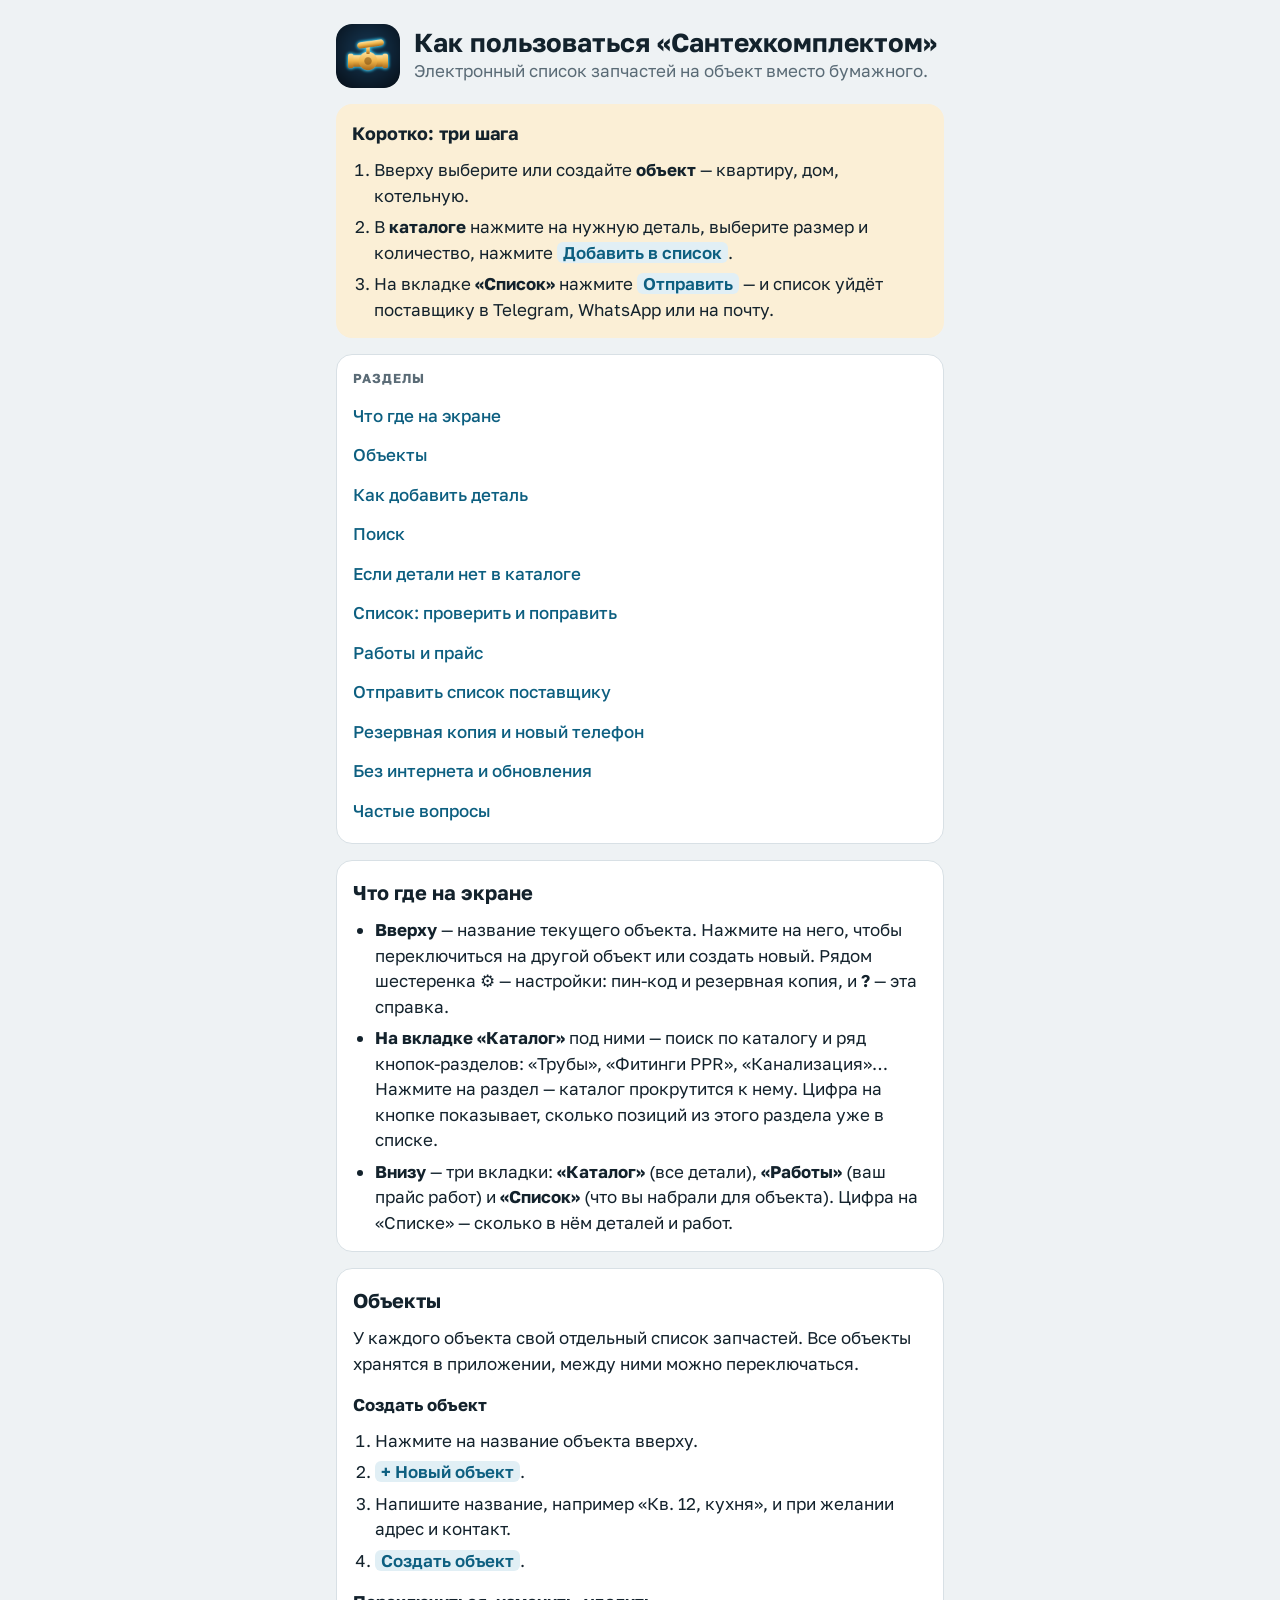
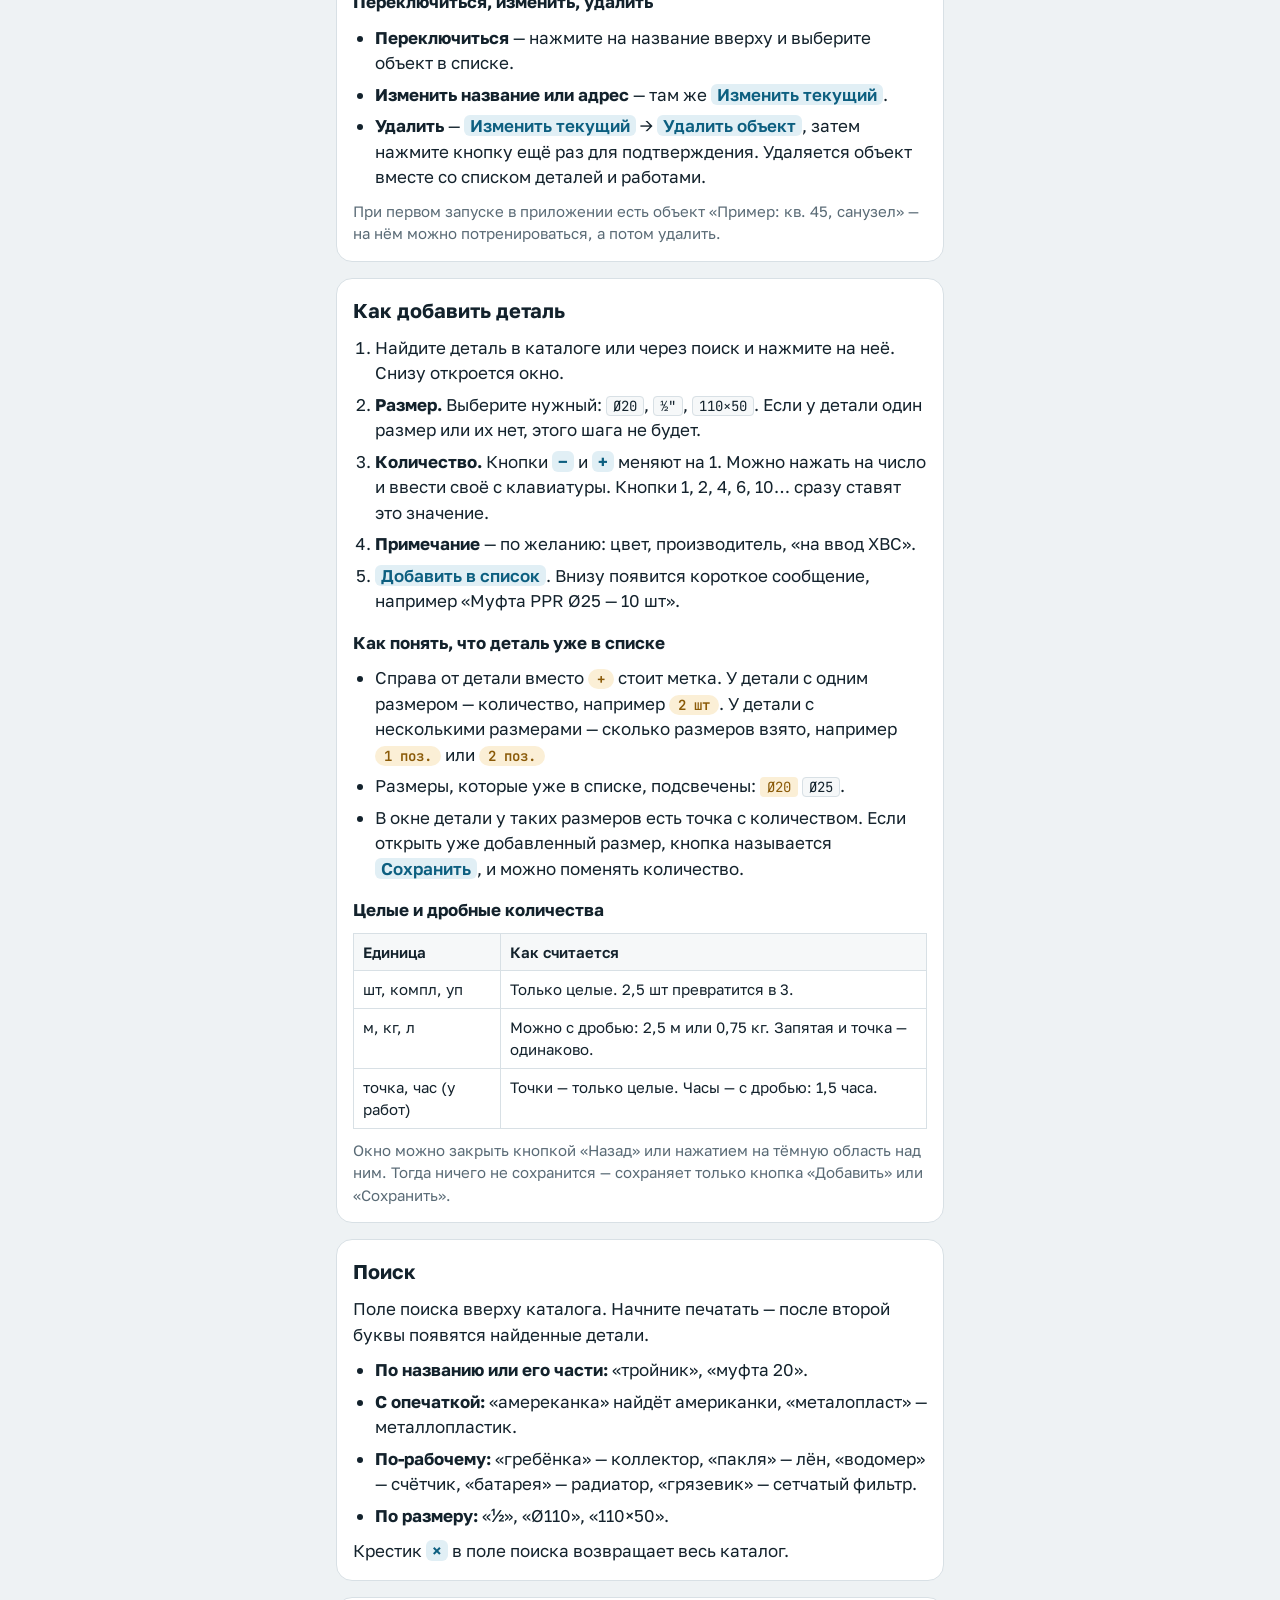
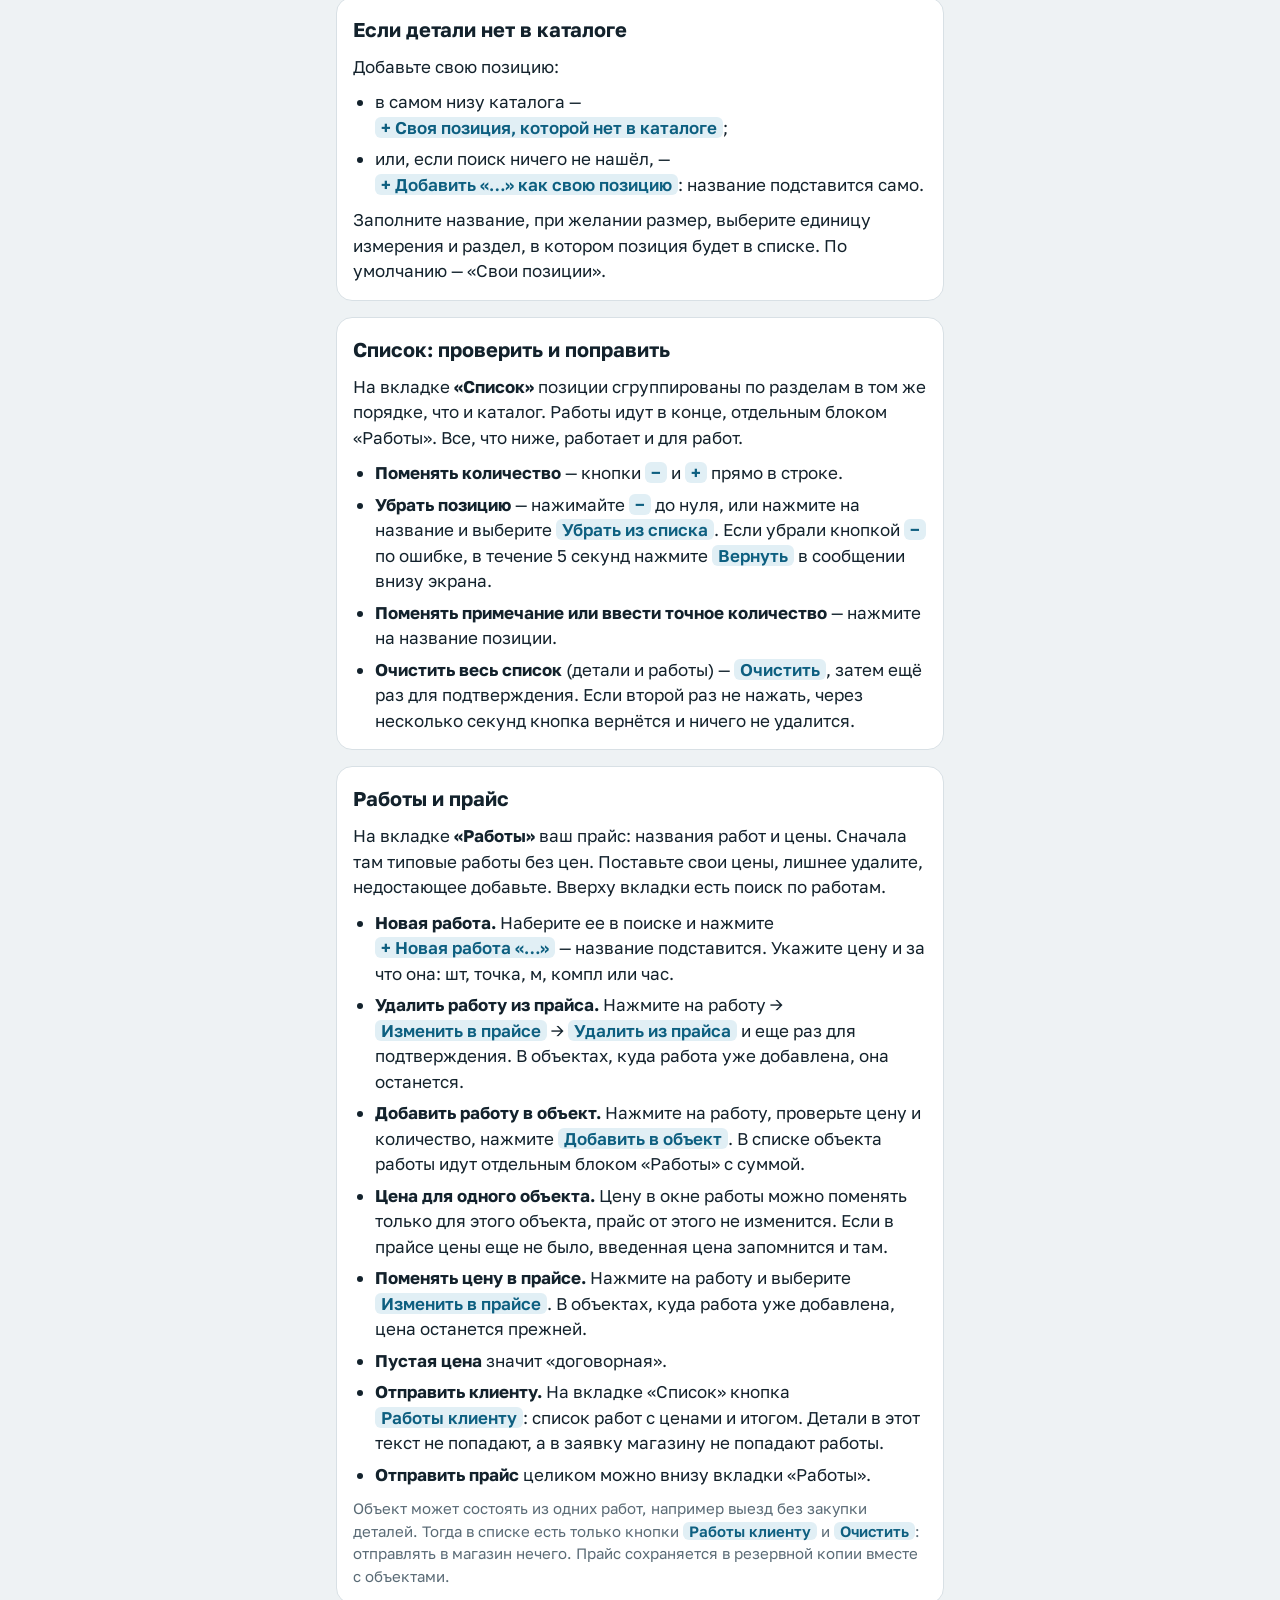
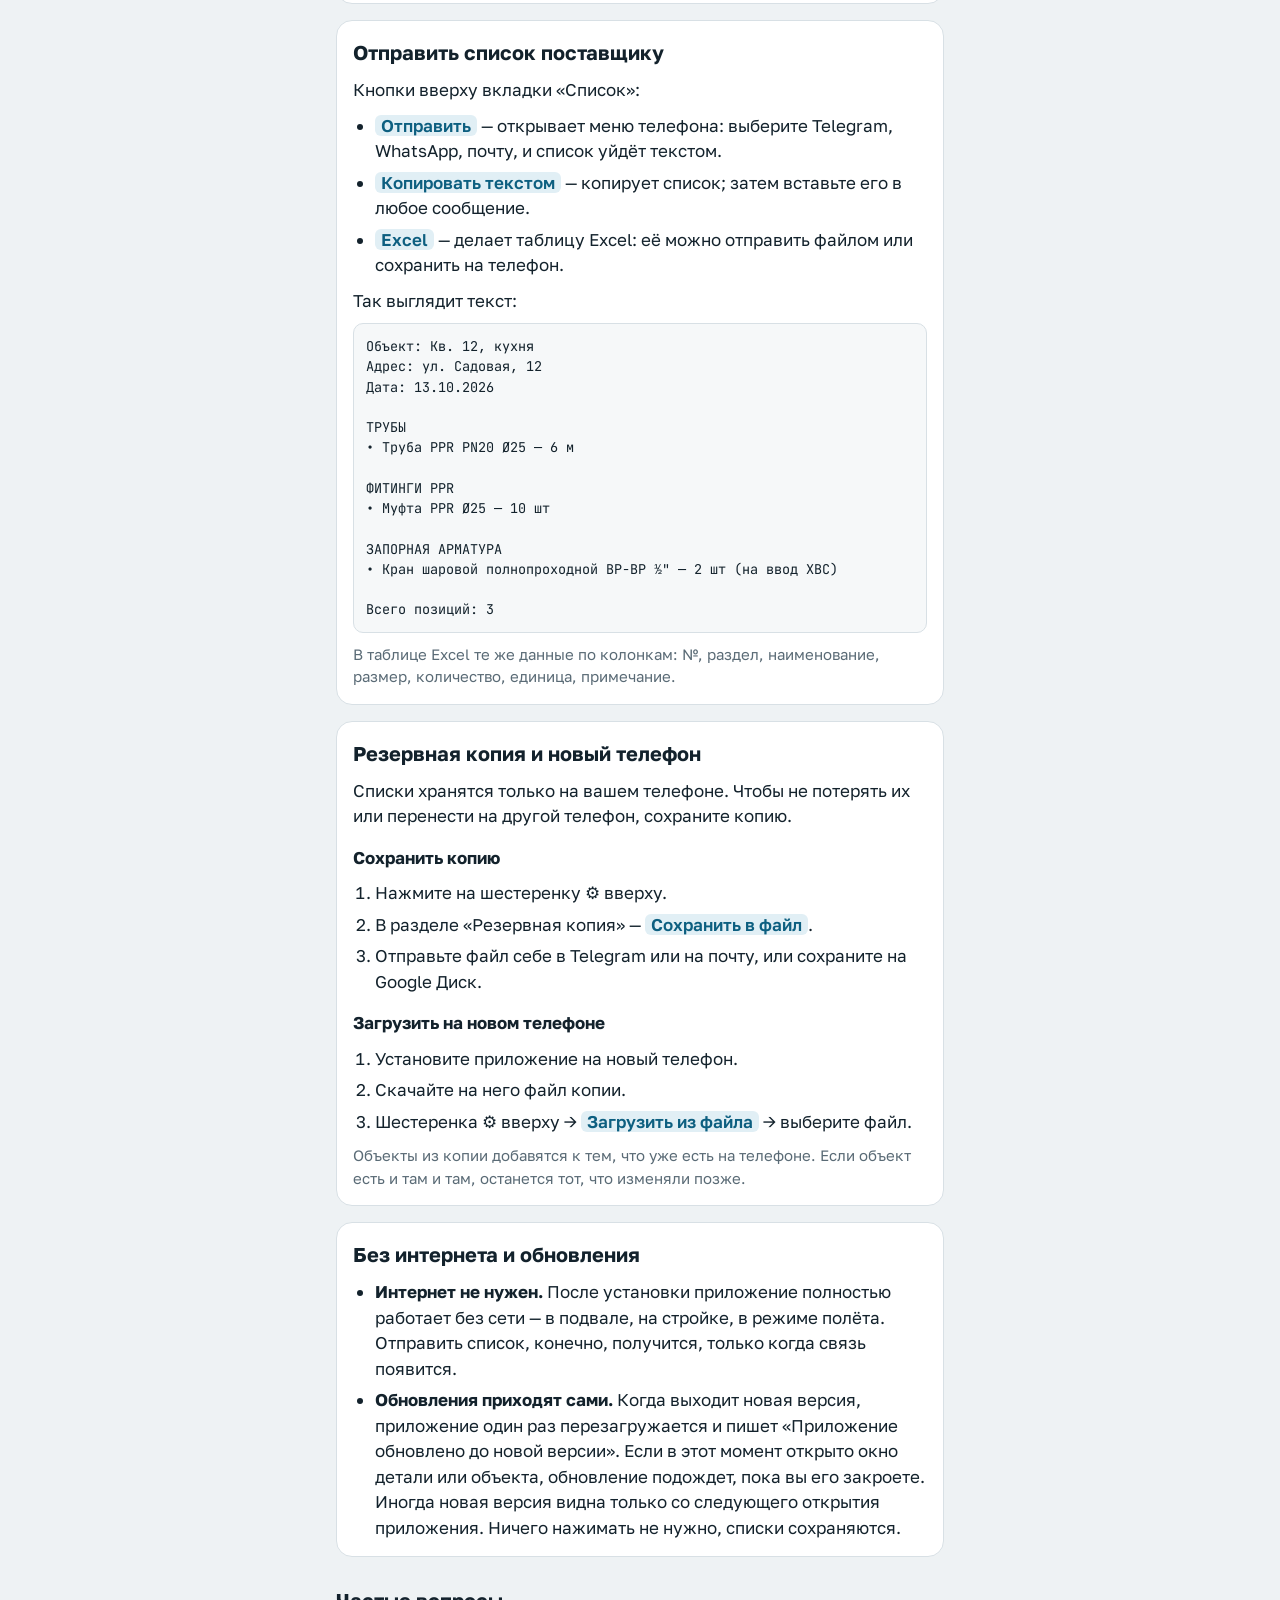
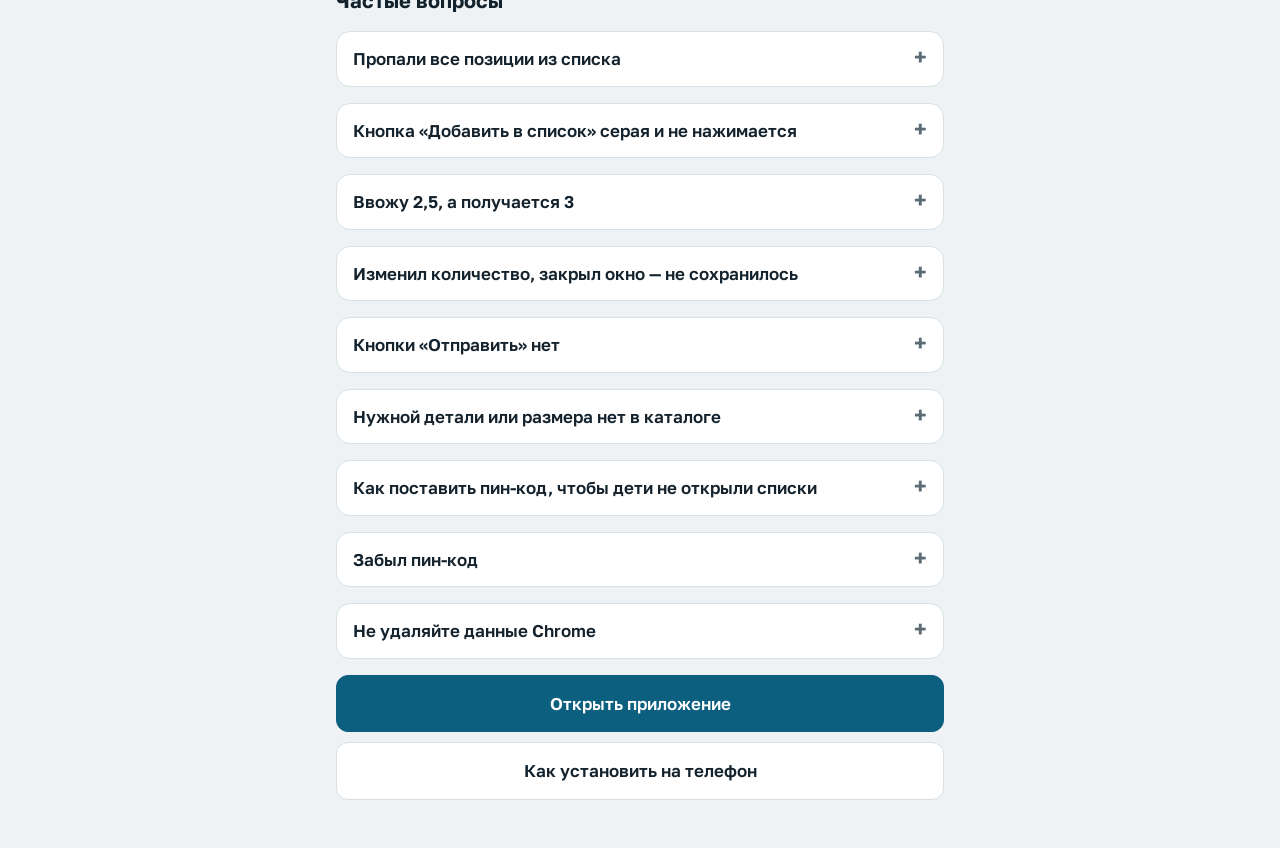
<file: help.html>
<!doctype html>
<html lang="ru">
<head>
<meta charset="utf-8">
<meta name="viewport" content="width=device-width, initial-scale=1, viewport-fit=cover">
<title>Справка Сантехкомплекта</title>
<meta name="description" content="Как пользоваться приложением «Сантехкомплект»: объекты, каталог, список запчастей, отправка поставщику">
<meta name="theme-color" content="#0d5f80" media="(prefers-color-scheme: light)">
<meta name="theme-color" content="#16222a" media="(prefers-color-scheme: dark)">
<meta name="color-scheme" content="light dark">
<link rel="manifest" href="manifest.webmanifest">
<link rel="icon" type="image/png" href="icons/icon-192.png">
<link rel="preconnect" href="https://fonts.googleapis.com">
<link rel="preconnect" href="https://fonts.gstatic.com" crossorigin>
<link rel="stylesheet" href="https://fonts.googleapis.com/css2?family=Golos+Text:wght@400;500;600;700&family=JetBrains+Mono:wght@500;600&display=swap">
<script src="platform.js"></script>
<style>
/* Справка для телефона: крупный текст, один столбец, оглавление сверху, разделы-карточки */
:root {
  --bg: #eef2f4; --surface: #ffffff; --surface-2: #f6f8f9; --fg: #13222c; --muted: #5a6b76; --line: #d8e0e5;
  --water: #0d5f80; --water-fg: #ffffff; --water-soft: #e1eff5; --brass: #8a5a08; --brass-soft: #fbefd6;
  --font-ui: "Golos Text", system-ui, -apple-system, "Segoe UI", Roboto, sans-serif;
  --font-mark: "JetBrains Mono", ui-monospace, "SF Mono", Menlo, Consolas, monospace;
}
@media (prefers-color-scheme: dark) {
  :root:not([data-theme="light"]) {
    --bg: #0e161b; --surface: #16222a; --surface-2: #1b2932; --fg: #e5edf1; --muted: #93a5b0; --line: #283a45;
    --water: #4fb2d8; --water-fg: #06212d; --water-soft: #173544; --brass: #e3ac45; --brass-soft: #3a2c12;
    color-scheme: dark;
  }
}
:root[data-theme="dark"] {
  --bg: #0e161b; --surface: #16222a; --surface-2: #1b2932; --fg: #e5edf1; --muted: #93a5b0; --line: #283a45;
  --water: #4fb2d8; --water-fg: #06212d; --water-soft: #173544; --brass: #e3ac45; --brass-soft: #3a2c12;
  color-scheme: dark;
}
:root[data-theme="light"] { color-scheme: light; }
* { box-sizing: border-box; }
:root { padding-top: env(safe-area-inset-top, 0px); padding-bottom: env(safe-area-inset-bottom, 0px); }
body { margin: 0; background: var(--bg); color: var(--fg); font-family: var(--font-ui); font-size: 17px; line-height: 1.5; -webkit-tap-highlight-color: transparent; }
[hidden] { display: none !important; }
:focus-visible { outline: 2px solid var(--water); outline-offset: 2px; }
.wrap { max-width: 640px; margin: 0 auto; padding-inline: 16px; padding-block: 24px 48px; display: grid; grid-template-columns: minmax(0, 1fr); gap: 16px; }
header { display: flex; gap: 14px; align-items: center; }
header img { width: 64px; height: 64px; border-radius: 16px; flex: none; }
h1 { margin: 0; font-size: clamp(21px, 6vw, 26px); line-height: 1.15; text-wrap: balance; }
header > div { min-width: 0; }
.lede { margin: 0; color: var(--muted); }
.quick { background: var(--brass-soft); border-radius: 16px; padding: 16px; display: grid; gap: 10px; }
.quick h2 { margin: 0; font-size: 18px; }
.quick ol { margin: 0; padding-left: 22px; display: grid; gap: 6px; }
nav.toc { background: var(--surface); border: 1px solid var(--line); border-radius: 16px; padding: 14px 16px; }
nav.toc h2 { margin: 0 0 8px; font-size: 13px; letter-spacing: .08em; text-transform: uppercase; color: var(--muted); }
nav.toc ul { margin: 0; padding: 0; list-style: none; display: grid; gap: 2px; }
nav.toc a { display: block; padding: 6px 0; color: var(--water); text-decoration: none; font-weight: 500; }
.sec { background: var(--surface); border: 1px solid var(--line); border-radius: 16px; padding: 16px; display: grid; grid-template-columns: minmax(0, 1fr); gap: 10px; scroll-margin-top: 16px; }
.sec h2 { margin: 0; font-size: 20px; text-wrap: balance; }
.sec h3 { margin: 6px 0 0; font-size: 17px; }
.sec p { margin: 0; }
.sec ol, .sec ul { margin: 0; padding-left: 22px; display: grid; gap: 6px; }
.why { color: var(--muted); font-size: 15px; }
.tap { font-weight: 600; background: var(--water-soft); color: var(--water); padding: 0 6px; border-radius: 6px; white-space: nowrap; }
.mark { font-family: var(--font-mark); font-size: 14px; padding: 0 6px; border-radius: 4px; background: var(--surface-2); border: 1px solid var(--line); white-space: nowrap; }
.mark.on { background: var(--brass-soft); color: var(--brass); border-color: transparent; }
.badge { font-family: var(--font-mark); font-size: 14px; font-weight: 600; color: var(--brass); background: var(--brass-soft); border-radius: 999px; padding: 1px 9px; white-space: nowrap; }
.tbl { overflow-x: auto; }
table { border-collapse: collapse; font-size: 15px; width: 100%; }
th, td { border: 1px solid var(--line); padding: 7px 9px; text-align: left; vertical-align: top; }
th { background: var(--surface-2); font-weight: 600; }
pre.sample { margin: 0; background: var(--surface-2); border: 1px solid var(--line); border-radius: 10px; padding: 12px; font-family: var(--font-mark); font-size: 13.5px; line-height: 1.5; white-space: pre-wrap; overflow-wrap: anywhere; }
details { background: var(--surface); border: 1px solid var(--line); border-radius: 14px; padding: 0 16px; }
details summary { cursor: pointer; padding: 14px 0; font-weight: 600; list-style: none; display: flex; justify-content: space-between; gap: 12px; }
details summary::-webkit-details-marker { display: none; }
details summary::after { content: "+"; color: var(--muted); font-size: 22px; line-height: 1; }
details[open] summary::after { content: "−"; }
details > div { padding: 0 0 14px; display: grid; gap: 8px; }
details p { margin: 0; }
h2.part { margin: 12px 0 0; font-size: 20px; }
.btns { display: grid; gap: 10px; }
.btn { border: 1px solid var(--line); background: var(--surface); color: var(--fg); border-radius: 12px; padding: 15px 16px; font: inherit; font-weight: 600; font-size: 17px; text-align: center; text-decoration: none; display: flex; align-items: center; justify-content: center; }
.btn.primary { background: var(--water); border-color: var(--water); color: var(--water-fg); }
.app-version { margin: 0; text-align: right; font-family: var(--font-mark); font-size: 10px; letter-spacing: .02em; color: var(--muted); }
</style>
</head>
<body>
<div class="wrap">
  <header>
    <img src="icons/icon-192.png" alt="">
    <div>
      <h1>Как пользоваться «Сантехкомплектом»</h1>
      <p class="lede">Электронный список запчастей на объект вместо бумажного.</p>
    </div>
  </header>

  <section class="quick" aria-labelledby="q-h">
    <h2 id="q-h">Коротко: три шага</h2>
    <ol>
      <li>Вверху выберите или создайте <b>объект</b> — квартиру, дом, котельную.</li>
      <li>В <b>каталоге</b> нажмите на нужную деталь, выберите размер и количество, нажмите <span class="tap">Добавить в список</span>.</li>
      <li>На вкладке <b>«Список»</b> нажмите <span class="tap">Отправить</span> — и список уйдёт поставщику в Telegram, WhatsApp или на почту.</li>
    </ol>
  </section>

  <nav class="toc" aria-labelledby="toc-h">
    <h2 id="toc-h">Разделы</h2>
    <ul>
      <li><a href="#screen">Что где на экране</a></li>
      <li><a href="#objects">Объекты</a></li>
      <li><a href="#add">Как добавить деталь</a></li>
      <li><a href="#search">Поиск</a></li>
      <li><a href="#own">Если детали нет в каталоге</a></li>
      <li><a href="#list">Список: проверить и поправить</a></li>
      <li><a href="#works">Работы и прайс</a></li>
      <li><a href="#send">Отправить список поставщику</a></li>
      <li><a href="#backup">Резервная копия и новый телефон</a></li>
      <li><a href="#offline">Без интернета и обновления</a></li>
      <li><a href="#faq">Частые вопросы</a></li>
    </ul>
  </nav>

  <section class="sec" id="screen">
    <h2>Что где на экране</h2>
    <ul>
      <li><b>Вверху</b> — название текущего объекта. Нажмите на него, чтобы переключиться на другой объект или создать новый. Рядом шестеренка <b>⚙</b> — настройки: пин-код и резервная копия, и <b>?</b> — эта справка.</li>
      <li><b>На вкладке «Каталог»</b> под ними — поиск по каталогу и ряд кнопок-разделов: «Трубы», «Фитинги PPR», «Канализация»… Нажмите на раздел — каталог прокрутится к нему. Цифра на кнопке показывает, сколько позиций из этого раздела уже в списке.</li>
      <li><b>Внизу</b> — три вкладки: <b>«Каталог»</b> (все детали), <b>«Работы»</b> (ваш прайс работ) и <b>«Список»</b> (что вы набрали для объекта). Цифра на «Списке» — сколько в нём деталей и работ.</li>
    </ul>
  </section>

  <section class="sec" id="objects">
    <h2>Объекты</h2>
    <p>У каждого объекта свой отдельный список запчастей. Все объекты хранятся в приложении, между ними можно переключаться.</p>
    <h3>Создать объект</h3>
    <ol>
      <li>Нажмите на название объекта вверху.</li>
      <li><span class="tap">+ Новый объект</span>.</li>
      <li>Напишите название, например «Кв. 12, кухня», и при желании адрес и контакт.</li>
      <li><span class="tap">Создать объект</span>.</li>
    </ol>
    <h3>Переключиться, изменить, удалить</h3>
    <ul>
      <li><b>Переключиться</b> — нажмите на название вверху и выберите объект в списке.</li>
      <li><b>Изменить название или адрес</b> — там же <span class="tap">Изменить текущий</span>.</li>
      <li><b>Удалить</b> — <span class="tap">Изменить текущий</span> → <span class="tap">Удалить объект</span>, затем нажмите кнопку ещё раз для подтверждения. Удаляется объект вместе со списком деталей и работами.</li>
    </ul>
    <p class="why">При первом запуске в приложении есть объект «Пример: кв. 45, санузел» — на нём можно потренироваться, а потом удалить.</p>
  </section>

  <section class="sec" id="add">
    <h2>Как добавить деталь</h2>
    <ol>
      <li>Найдите деталь в каталоге или через поиск и нажмите на неё. Снизу откроется окно.</li>
      <li><b>Размер.</b> Выберите нужный: <span class="mark">Ø20</span>, <span class="mark">½"</span>, <span class="mark">110×50</span>. Если у детали один размер или их нет, этого шага не будет.</li>
      <li><b>Количество.</b> Кнопки <span class="tap">−</span> и <span class="tap">+</span> меняют на 1. Можно нажать на число и ввести своё с клавиатуры. Кнопки 1, 2, 4, 6, 10… сразу ставят это значение.</li>
      <li><b>Примечание</b> — по желанию: цвет, производитель, «на ввод ХВС».</li>
      <li><span class="tap">Добавить в список</span>. Внизу появится короткое сообщение, например «Муфта PPR Ø25 — 10 шт».</li>
    </ol>
    <h3>Как понять, что деталь уже в списке</h3>
    <ul>
      <li>Справа от детали вместо <span class="badge">+</span> стоит метка. У детали с одним размером — количество, например <span class="badge">2 шт</span>. У детали с несколькими размерами — сколько размеров взято, например <span class="badge">1 поз.</span> или <span class="badge">2 поз.</span></li>
      <li>Размеры, которые уже в списке, подсвечены: <span class="mark on">Ø20</span> <span class="mark">Ø25</span>.</li>
      <li>В окне детали у таких размеров есть точка с количеством. Если открыть уже добавленный размер, кнопка называется <span class="tap">Сохранить</span>, и можно поменять количество.</li>
    </ul>
    <h3>Целые и дробные количества</h3>
    <div class="tbl"><table>
      <thead><tr><th>Единица</th><th>Как считается</th></tr></thead>
      <tbody>
        <tr><td>шт, компл, уп</td><td>Только целые. 2,5 шт превратится в 3.</td></tr>
        <tr><td>м, кг, л</td><td>Можно с дробью: 2,5 м или 0,75 кг. Запятая и точка — одинаково.</td></tr>
        <tr><td>точка, час (у работ)</td><td>Точки — только целые. Часы — с дробью: 1,5 часа.</td></tr>
      </tbody>
    </table></div>
    <p class="why">Окно можно закрыть кнопкой «Назад» или нажатием на тёмную область над ним. Тогда ничего не сохранится — сохраняет только кнопка «Добавить» или «Сохранить».</p>
  </section>

  <section class="sec" id="search">
    <h2>Поиск</h2>
    <p>Поле поиска вверху каталога. Начните печатать — после второй буквы появятся найденные детали.</p>
    <ul>
      <li><b>По названию или его части:</b> «тройник», «муфта 20».</li>
      <li><b>С опечаткой:</b> «амереканка» найдёт американки, «металопласт» — металлопластик.</li>
      <li><b>По-рабочему:</b> «гребёнка» — коллектор, «пакля» — лён, «водомер» — счётчик, «батарея» — радиатор, «грязевик» — сетчатый фильтр.</li>
      <li><b>По размеру:</b> «½», «Ø110», «110×50».</li>
    </ul>
    <p>Крестик <span class="tap">×</span> в поле поиска возвращает весь каталог.</p>
  </section>

  <section class="sec" id="own">
    <h2>Если детали нет в каталоге</h2>
    <p>Добавьте свою позицию:</p>
    <ul>
      <li>в самом низу каталога — <span class="tap">+ Своя позиция, которой нет в каталоге</span>;</li>
      <li>или, если поиск ничего не нашёл, — <span class="tap">+ Добавить «…» как свою позицию</span>: название подставится само.</li>
    </ul>
    <p>Заполните название, при желании размер, выберите единицу измерения и раздел, в котором позиция будет в списке. По умолчанию — «Свои позиции».</p>
  </section>

  <section class="sec" id="list">
    <h2>Список: проверить и поправить</h2>
    <p>На вкладке <b>«Список»</b> позиции сгруппированы по разделам в том же порядке, что и каталог. Работы идут в конце, отдельным блоком «Работы». Все, что ниже, работает и для работ.</p>
    <ul>
      <li><b>Поменять количество</b> — кнопки <span class="tap">−</span> и <span class="tap">+</span> прямо в строке.</li>
      <li><b>Убрать позицию</b> — нажимайте <span class="tap">−</span> до нуля, или нажмите на название и выберите <span class="tap">Убрать из списка</span>. Если убрали кнопкой <span class="tap">−</span> по ошибке, в течение 5 секунд нажмите <span class="tap">Вернуть</span> в сообщении внизу экрана.</li>
      <li><b>Поменять примечание или ввести точное количество</b> — нажмите на название позиции.</li>
      <li><b>Очистить весь список</b> (детали и работы) — <span class="tap">Очистить</span>, затем ещё раз для подтверждения. Если второй раз не нажать, через несколько секунд кнопка вернётся и ничего не удалится.</li>
    </ul>
  </section>

  <section class="sec" id="works">
    <h2>Работы и прайс</h2>
    <p>На вкладке <b>«Работы»</b> ваш прайс: названия работ и цены. Сначала там типовые работы без цен. Поставьте свои цены, лишнее удалите, недостающее добавьте. Вверху вкладки есть поиск по работам.</p>
    <ul>
      <li><b>Новая работа.</b> Наберите ее в поиске и нажмите <span class="tap">+ Новая работа «…»</span> — название подставится. Укажите цену и за что она: шт, точка, м, компл или час.</li>
      <li><b>Удалить работу из прайса.</b> Нажмите на работу → <span class="tap">Изменить в прайсе</span> → <span class="tap">Удалить из прайса</span> и еще раз для подтверждения. В объектах, куда работа уже добавлена, она останется.</li>
      <li><b>Добавить работу в объект.</b> Нажмите на работу, проверьте цену и количество, нажмите <span class="tap">Добавить в объект</span>. В списке объекта работы идут отдельным блоком «Работы» с суммой.</li>
      <li><b>Цена для одного объекта.</b> Цену в окне работы можно поменять только для этого объекта, прайс от этого не изменится. Если в прайсе цены еще не было, введенная цена запомнится и там.</li>
      <li><b>Поменять цену в прайсе.</b> Нажмите на работу и выберите <span class="tap">Изменить в прайсе</span>. В объектах, куда работа уже добавлена, цена останется прежней.</li>
      <li><b>Пустая цена</b> значит «договорная».</li>
      <li><b>Отправить клиенту.</b> На вкладке «Список» кнопка <span class="tap">Работы клиенту</span>: список работ с ценами и итогом. Детали в этот текст не попадают, а в заявку магазину не попадают работы.</li>
      <li><b>Отправить прайс</b> целиком можно внизу вкладки «Работы».</li>
    </ul>
    <p class="why">Объект может состоять из одних работ, например выезд без закупки деталей. Тогда в списке есть только кнопки <span class="tap">Работы клиенту</span> и <span class="tap">Очистить</span>: отправлять в магазин нечего. Прайс сохраняется в резервной копии вместе с объектами.</p>
  </section>

  <section class="sec" id="send">
    <h2>Отправить список поставщику</h2>
    <p>Кнопки вверху вкладки «Список»:</p>
    <ul>
      <li><span class="tap">Отправить</span> — открывает меню телефона: выберите Telegram, WhatsApp, почту, и список уйдёт текстом.</li>
      <li><span class="tap">Копировать текстом</span> — копирует список; затем вставьте его в любое сообщение.</li>
      <li><span class="tap">Excel</span> — делает таблицу Excel: её можно отправить файлом или сохранить на телефон.</li>
    </ul>
    <p>Так выглядит текст:</p>
<pre class="sample">Объект: Кв. 12, кухня
Адрес: ул. Садовая, 12
Дата: 13.10.2026

ТРУБЫ
• Труба PPR PN20 Ø25 — 6 м

ФИТИНГИ PPR
• Муфта PPR Ø25 — 10 шт

ЗАПОРНАЯ АРМАТУРА
• Кран шаровой полнопроходной ВР-ВР ½" — 2 шт (на ввод ХВС)

Всего позиций: 3</pre>
    <p class="why">В таблице Excel те же данные по колонкам: №, раздел, наименование, размер, количество, единица, примечание.</p>
  </section>

  <section class="sec" id="backup">
    <h2>Резервная копия и новый телефон</h2>
    <p>Списки хранятся только на вашем телефоне. Чтобы не потерять их или перенести на другой телефон, сохраните копию.</p>
    <h3>Сохранить копию</h3>
    <ol>
      <li>Нажмите на шестеренку ⚙ вверху.</li>
      <li>В разделе «Резервная копия» — <span class="tap">Сохранить в файл</span>.</li>
      <li>Отправьте файл себе в Telegram или на почту, или сохраните на Google Диск.</li>
    </ol>
    <h3>Загрузить на новом телефоне</h3>
    <ol>
      <li>Установите приложение на новый телефон.</li>
      <li>Скачайте на него файл копии.</li>
      <li>Шестеренка ⚙ вверху → <span class="tap">Загрузить из файла</span> → выберите файл.</li>
    </ol>
    <p class="why">Объекты из копии добавятся к тем, что уже есть на телефоне. Если объект есть и там и там, останется тот, что изменяли позже.</p>
  </section>

  <section class="sec" id="offline">
    <h2>Без интернета и обновления</h2>
    <ul>
      <li><b>Интернет не нужен.</b> После установки приложение полностью работает без сети — в подвале, на стройке, в режиме полёта. Отправить список, конечно, получится, только когда связь появится.</li>
      <li><b>Обновления приходят сами.</b> Когда выходит новая версия, приложение один раз перезагружается и пишет «Приложение обновлено до новой версии». Если в этот момент открыто окно детали или объекта, обновление подождет, пока вы его закроете. Иногда новая версия видна только со следующего открытия приложения. Ничего нажимать не нужно, списки сохраняются.</li>
    </ul>
  </section>

  <h2 class="part" id="faq">Частые вопросы</h2>
  <details>
    <summary>Пропали все позиции из списка</summary>
    <div>
      <p>Скорее всего, выбран другой объект. Посмотрите название вверху и переключитесь на нужный.</p>
    </div>
  </details>
  <details>
    <summary>Кнопка «Добавить в список» серая и не нажимается</summary>
    <div>
      <p>Количество равно нулю или стёрто. Введите число больше нуля.</p>
    </div>
  </details>
  <details>
    <summary>Ввожу 2,5, а получается 3</summary>
    <div>
      <p>Для штук, комплектов и упаковок приложение считает только целые. Дробные количества можно вводить для метров, килограммов и литров.</p>
    </div>
  </details>
  <details>
    <summary>Изменил количество, закрыл окно — не сохранилось</summary>
    <div>
      <p>Изменения сохраняются только кнопкой «Добавить в список» или «Сохранить». Кнопка «Назад» и нажатие мимо окна закрывают его без сохранения.</p>
    </div>
  </details>
  <details>
    <summary>Кнопки «Отправить» нет</summary>
    <div>
      <p>Так бывает на компьютере. Используйте «Копировать текстом» и вставьте список в сообщение.</p>
    </div>
  </details>
  <details>
    <summary>Нужной детали или размера нет в каталоге</summary>
    <div>
      <p>Добавьте её как свою позицию — см. раздел <a href="#own">«Если детали нет в каталоге»</a>. И сообщите, что добавить в каталог насовсем.</p>
    </div>
  </details>
  <details>
    <summary>Как поставить пин-код, чтобы дети не открыли списки</summary>
    <div>
      <p>Нажмите на шестеренку ⚙ вверху, в разделе «Пин-код при входе» нажмите <span class="tap">Включить пин-код</span>, придумайте 4 цифры и повторите их. Пин-код будут спрашивать при запуске приложения и если оно было свернуто дольше 10 минут. После 5 неверных попыток подряд ввод замирает на 30 секунд.</p>
      <p>Там же пин-код можно изменить или выключить: для этого нужно ввести текущий.</p>
    </div>
  </details>
  <details>
    <summary>Забыл пин-код</summary>
    <div>
      <p>Пин-код нельзя восстановить. Снять его можно только вместе с данными приложения: в Chrome нажмите ⋮ → Настройки → Настройки сайтов → Все сайты → адрес приложения → Удалить. Удалятся все объекты и прайс работ, поэтому заранее сохраните резервную копию, а потом загрузите ее.</p>
    </div>
  </details>
  <details>
    <summary>Не удаляйте данные Chrome</summary>
    <div>
      <p>В настройках телефона у Chrome есть «Очистить все данные» — это удалит и списки приложения. Обычная «Очистка» мусора на Xiaomi безопасна. На всякий случай иногда сохраняйте <a href="#backup">резервную копию</a>.</p>
    </div>
  </details>

  <div class="btns">
    <a class="btn primary" href="./">Открыть приложение</a>
    <a class="btn" href="install.html">Как установить на телефон</a>
  </div>
  <p class="app-version" id="app-version" hidden></p>
</div>
<script>
  // Версия, которая реально работает на устройстве (по офлайн-кэшу)
  Platform.getVersion().then(function (v) {
    var el = document.getElementById('app-version');
    if (v) { el.textContent = v; el.hidden = false; }
  });
</script>
</body>
</html>
</file>
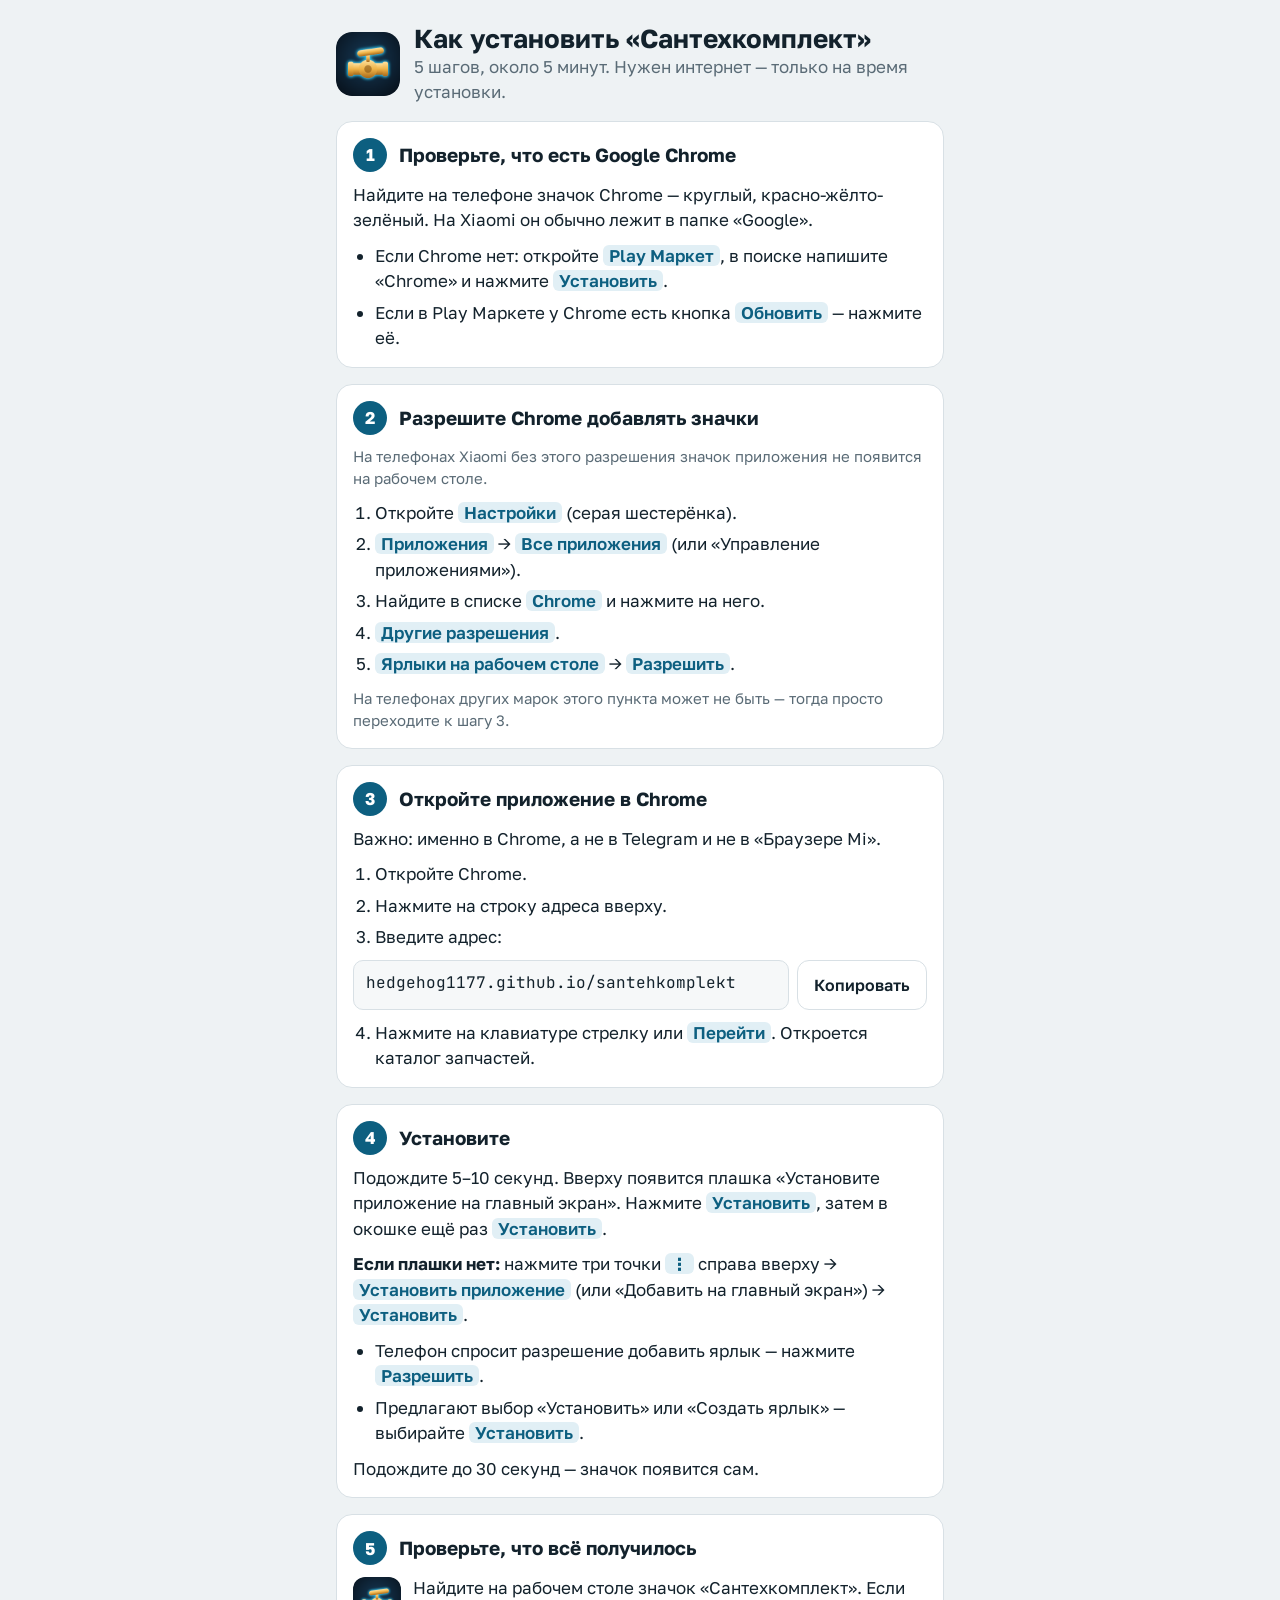
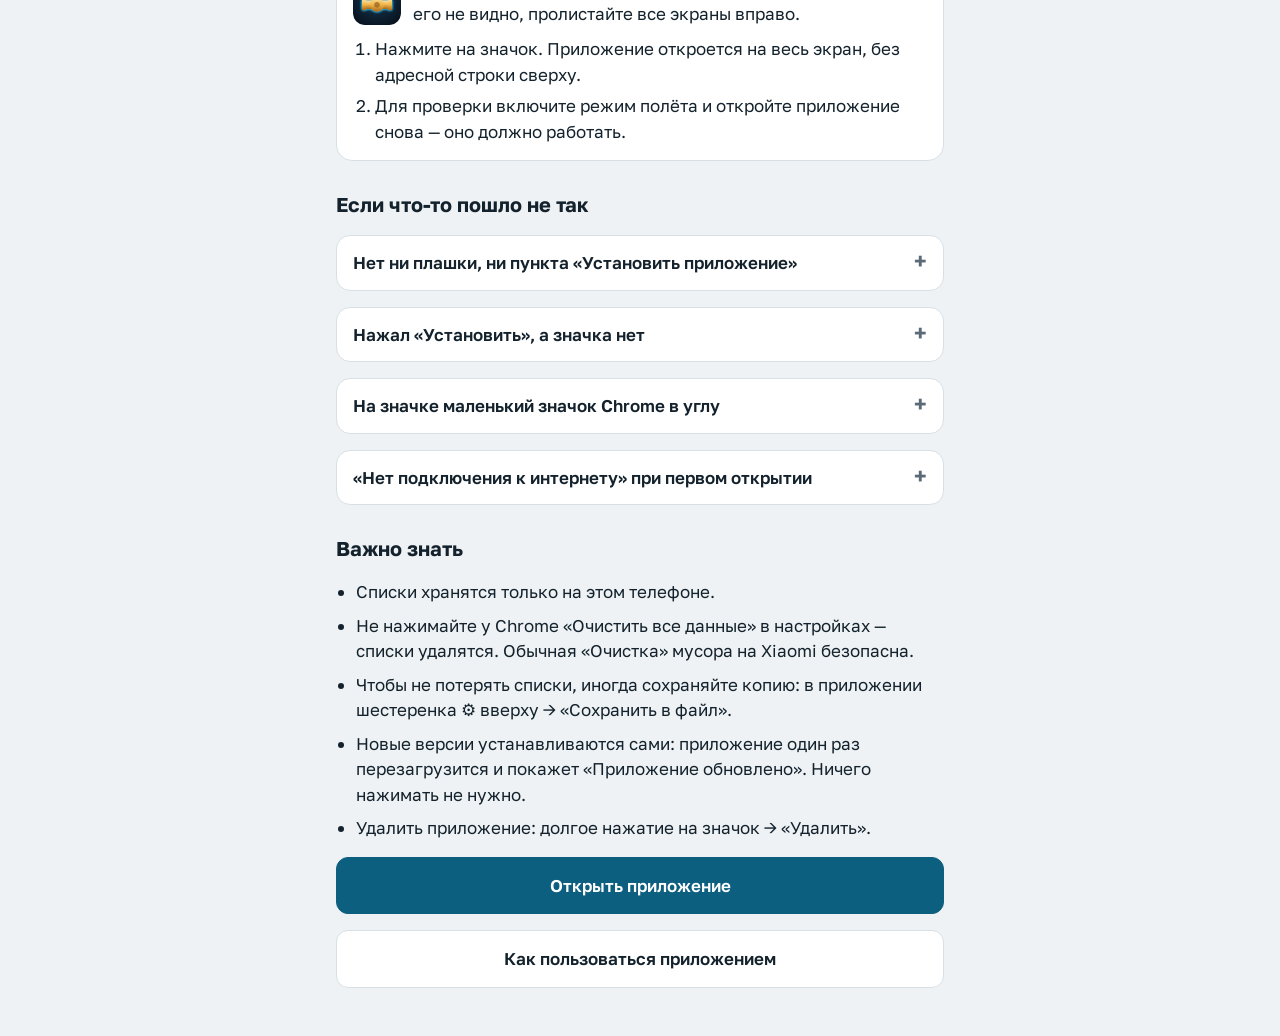
<file: install.html>
<!doctype html>
<html lang="ru">
<head>
<meta charset="utf-8">
<meta name="viewport" content="width=device-width, initial-scale=1, viewport-fit=cover">
<title>Установка Сантехкомплекта</title>
<meta name="description" content="Как установить приложение «Сантехкомплект» на телефон Xiaomi и другие Android">
<meta name="theme-color" content="#0d5f80" media="(prefers-color-scheme: light)">
<meta name="theme-color" content="#16222a" media="(prefers-color-scheme: dark)">
<meta name="color-scheme" content="light dark">
<link rel="manifest" href="manifest.webmanifest">
<link rel="icon" type="image/png" href="icons/icon-192.png">
<link rel="preconnect" href="https://fonts.googleapis.com">
<link rel="preconnect" href="https://fonts.gstatic.com" crossorigin>
<link rel="stylesheet" href="https://fonts.googleapis.com/css2?family=Golos+Text:wght@400;500;600;700&family=JetBrains+Mono:wght@500;600&display=swap">
<script src="platform.js"></script>
<style>
/* Пошаговая инструкция для телефона: крупный текст, один столбец, шаги-карточки с номером */
:root {
  --bg: #eef2f4; --surface: #ffffff; --surface-2: #f6f8f9; --fg: #13222c; --muted: #5a6b76; --line: #d8e0e5;
  --water: #0d5f80; --water-fg: #ffffff; --water-soft: #e1eff5; --brass: #8a5a08; --brass-soft: #fbefd6;
  --ok: #1f7a3d; --ok-soft: #e2f3e7; --warn: #9a5b00; --warn-soft: #fdf0d9;
  --font-ui: "Golos Text", system-ui, -apple-system, "Segoe UI", Roboto, sans-serif;
  --font-mark: "JetBrains Mono", ui-monospace, "SF Mono", Menlo, Consolas, monospace;
}
@media (prefers-color-scheme: dark) {
  :root {
    --bg: #0e161b; --surface: #16222a; --surface-2: #1b2932; --fg: #e5edf1; --muted: #93a5b0; --line: #283a45;
    --water: #4fb2d8; --water-fg: #06212d; --water-soft: #173544; --brass: #e3ac45; --brass-soft: #3a2c12;
    --ok: #6fd08f; --ok-soft: #163323; --warn: #f0b45a; --warn-soft: #3a2a12;
  }
}
* { box-sizing: border-box; }
:root { padding-top: env(safe-area-inset-top, 0px); padding-bottom: env(safe-area-inset-bottom, 0px); }
body { margin: 0; background: var(--bg); color: var(--fg); font-family: var(--font-ui); font-size: 17px; line-height: 1.5; -webkit-tap-highlight-color: transparent; }
[hidden] { display: none !important; }
:focus-visible { outline: 2px solid var(--water); outline-offset: 2px; }
.wrap { max-width: 640px; margin: 0 auto; padding-inline: 16px; padding-block: 24px 48px; display: grid; gap: 16px; }
header { display: flex; gap: 14px; align-items: center; }
header img { width: 64px; height: 64px; border-radius: 16px; flex: none; }
h1 { margin: 0; font-size: clamp(21px, 6vw, 26px); line-height: 1.15; text-wrap: balance; }
header > div { min-width: 0; }
.lede { margin: 0; color: var(--muted); }
.note { border-radius: 14px; padding: 14px 16px; display: grid; gap: 10px; }
.note.warn { background: var(--warn-soft); }
.note.ok { background: var(--ok-soft); }
.note p { margin: 0; }
.note b { color: var(--fg); }
.step { background: var(--surface); border: 1px solid var(--line); border-radius: 16px; padding: 16px; display: grid; gap: 10px; }
.step h2 { margin: 0; font-size: 19px; display: flex; gap: 12px; align-items: center; text-wrap: balance; }
.num { flex: none; width: 34px; height: 34px; border-radius: 50%; background: var(--water); color: var(--water-fg); display: grid; place-items: center; font-weight: 700; font-size: 17px; }
.step p { margin: 0; }
.step ol, .step ul { margin: 0; padding-left: 22px; display: grid; gap: 6px; }
.why { color: var(--muted); font-size: 15px; }
.tap { font-weight: 600; background: var(--water-soft); color: var(--water); padding: 0 6px; border-radius: 6px; white-space: nowrap; }
.addr { display: flex; gap: 8px; align-items: stretch; flex-wrap: wrap; }
.addr code { flex: 1 1 220px; min-width: 0; font-family: var(--font-mark); font-size: 16px; background: var(--surface-2); border: 1px solid var(--line); border-radius: 10px; padding: 10px 12px; word-break: break-all; user-select: all; -webkit-user-select: all; }
.btn { border: 1px solid var(--line); background: var(--surface); color: var(--fg); border-radius: 12px; padding: 12px 16px; font: inherit; font-weight: 600; font-size: 16px; text-align: center; text-decoration: none; display: inline-flex; align-items: center; justify-content: center; gap: 8px; cursor: pointer; }
.btn.primary { background: var(--water); border-color: var(--water); color: var(--water-fg); }
.btn.block { width: 100%; padding: 15px; font-size: 17px; }
.icon-sample { display: flex; gap: 12px; align-items: center; }
.icon-sample img { width: 48px; height: 48px; border-radius: 12px; }
details { background: var(--surface); border: 1px solid var(--line); border-radius: 14px; padding: 0 16px; }
details summary { cursor: pointer; padding: 14px 0; font-weight: 600; list-style: none; display: flex; justify-content: space-between; gap: 12px; }
details summary::-webkit-details-marker { display: none; }
details summary::after { content: "+"; color: var(--muted); font-size: 22px; line-height: 1; }
details[open] summary::after { content: "−"; }
details > div { padding: 0 0 14px; display: grid; gap: 8px; }
details p { margin: 0; }
h2.part { margin: 12px 0 0; font-size: 20px; }
.facts { margin: 0; padding-left: 20px; display: grid; gap: 8px; }
.toast { position: fixed; left: 50%; bottom: calc(20px + env(safe-area-inset-bottom, 0px)); transform: translateX(-50%); background: var(--fg); color: var(--bg); padding: 10px 16px; border-radius: 10px; font-size: 15px; max-width: calc(100% - 32px); }
</style>
</head>
<body>
<div class="wrap">
  <header>
    <img src="icons/icon-192.png" alt="">
    <div>
      <h1>Как установить «Сантехкомплект»</h1>
      <p class="lede">5 шагов, около 5 минут. Нужен интернет — только на время установки.</p>
    </div>
  </header>

  <div class="note ok" id="installed" hidden>
    <p><b>Приложение уже установлено.</b> Вы открыли эту страницу из него. Ничего делать не нужно.</p>
    <a class="btn primary block" href="./">Вернуться к каталогу</a>
  </div>

  <div class="note warn" id="not-chrome" hidden>
    <p><b>Эта страница открыта не в Chrome.</b> Установить приложение отсюда не получится. Скопируйте адрес и откройте его в Chrome (шаг 3).</p>
    <button type="button" class="btn primary block" data-copy>Скопировать адрес</button>
  </div>

  <section class="step">
    <h2><span class="num">1</span>Проверьте, что есть Google Chrome</h2>
    <p>Найдите на телефоне значок Chrome — круглый, красно-жёлто-зелёный. На Xiaomi он обычно лежит в папке «Google».</p>
    <ul>
      <li>Если Chrome нет: откройте <span class="tap">Play Маркет</span>, в поиске напишите «Chrome» и нажмите <span class="tap">Установить</span>.</li>
      <li>Если в Play Маркете у Chrome есть кнопка <span class="tap">Обновить</span> — нажмите её.</li>
    </ul>
  </section>

  <section class="step">
    <h2><span class="num">2</span>Разрешите Chrome добавлять значки</h2>
    <p class="why">На телефонах Xiaomi без этого разрешения значок приложения не появится на рабочем столе.</p>
    <ol>
      <li>Откройте <span class="tap">Настройки</span> (серая шестерёнка).</li>
      <li><span class="tap">Приложения</span> → <span class="tap">Все приложения</span> (или «Управление приложениями»).</li>
      <li>Найдите в списке <span class="tap">Chrome</span> и нажмите на него.</li>
      <li><span class="tap">Другие разрешения</span>.</li>
      <li><span class="tap">Ярлыки на рабочем столе</span> → <span class="tap">Разрешить</span>.</li>
    </ol>
    <p class="why">На телефонах других марок этого пункта может не быть — тогда просто переходите к шагу 3.</p>
  </section>

  <section class="step">
    <h2><span class="num">3</span>Откройте приложение в Chrome</h2>
    <p>Важно: именно в Chrome, а не в Telegram и не в «Браузере Mi».</p>
    <ol>
      <li>Откройте Chrome.</li>
      <li>Нажмите на строку адреса вверху.</li>
      <li>Введите адрес:</li>
    </ol>
    <div class="addr">
      <code id="addr">hedgehog1177.github.io/santehkomplekt</code>
      <button type="button" class="btn" data-copy>Копировать</button>
    </div>
    <ol start="4">
      <li>Нажмите на клавиатуре стрелку или <span class="tap">Перейти</span>. Откроется каталог запчастей.</li>
    </ol>
  </section>

  <section class="step">
    <h2><span class="num">4</span>Установите</h2>
    <div id="install-now" hidden>
      <p>Chrome готов установить приложение прямо сейчас:</p>
      <button type="button" class="btn primary block" id="b-install">Установить приложение</button>
    </div>
    <p>Подождите 5–10 секунд. Вверху появится плашка «Установите приложение на главный экран». Нажмите <span class="tap">Установить</span>, затем в окошке ещё раз <span class="tap">Установить</span>.</p>
    <p><b>Если плашки нет:</b> нажмите три точки <span class="tap">⋮</span> справа вверху → <span class="tap">Установить приложение</span> (или «Добавить на главный экран») → <span class="tap">Установить</span>.</p>
    <ul>
      <li>Телефон спросит разрешение добавить ярлык — нажмите <span class="tap">Разрешить</span>.</li>
      <li>Предлагают выбор «Установить» или «Создать ярлык» — выбирайте <span class="tap">Установить</span>.</li>
    </ul>
    <p>Подождите до 30 секунд — значок появится сам.</p>
  </section>

  <section class="step">
    <h2><span class="num">5</span>Проверьте, что всё получилось</h2>
    <div class="icon-sample">
      <img src="icons/icon-192.png" alt="Значок приложения: латунный кран с голубым свечением на тёмно-синем фоне">
      <p>Найдите на рабочем столе значок «Сантехкомплект». Если его не видно, пролистайте все экраны вправо.</p>
    </div>
    <ol>
      <li>Нажмите на значок. Приложение откроется на весь экран, без адресной строки сверху.</li>
      <li>Для проверки включите режим полёта и откройте приложение снова — оно должно работать.</li>
    </ol>
  </section>

  <h2 class="part">Если что-то пошло не так</h2>
  <details>
    <summary>Нет ни плашки, ни пункта «Установить приложение»</summary>
    <div>
      <p>Скорее всего, страница открыта не в Chrome. Повторите шаг 3.</p>
      <p>Ещё можно потянуть страницу вниз, чтобы обновить её, и подождать 10 секунд.</p>
      <p>Проверьте, что Chrome обновлён (шаг 1).</p>
    </div>
  </details>
  <details>
    <summary>Нажал «Установить», а значка нет</summary>
    <div>
      <p>Проверьте шаг 2 — разрешение «Ярлыки на рабочем столе».</p>
      <p>Пролистайте все экраны рабочего стола. Если на телефоне включено меню приложений, поищите там.</p>
    </div>
  </details>
  <details>
    <summary>На значке маленький значок Chrome в углу</summary>
    <div>
      <p>Получился ярлык, а не приложение. Удалите его: долгое нажатие на значок → «Удалить».</p>
      <p>Проверьте шаг 2 и установите снова через ⋮ → «Установить приложение».</p>
    </div>
  </details>
  <details>
    <summary>«Нет подключения к интернету» при первом открытии</summary>
    <div>
      <p>Включите мобильный интернет или Wi-Fi. Без него приложение не скачается. После установки интернет уже не нужен.</p>
    </div>
  </details>

  <h2 class="part">Важно знать</h2>
  <ul class="facts">
    <li>Списки хранятся только на этом телефоне.</li>
    <li>Не нажимайте у Chrome «Очистить все данные» в настройках — списки удалятся. Обычная «Очистка» мусора на Xiaomi безопасна.</li>
    <li>Чтобы не потерять списки, иногда сохраняйте копию: в приложении шестеренка ⚙ вверху → «Сохранить в файл».</li>
    <li>Новые версии устанавливаются сами: приложение один раз перезагрузится и покажет «Приложение обновлено». Ничего нажимать не нужно.</li>
    <li>Удалить приложение: долгое нажатие на значок → «Удалить».</li>
  </ul>

  <a class="btn primary block" href="./">Открыть приложение</a>
  <a class="btn block" href="help.html">Как пользоваться приложением</a>
</div>
<div class="toast" id="toast" role="status" aria-live="polite" hidden></div>

<script>
(function () {
  var ADDR = 'https://hedgehog1177.github.io/santehkomplekt/';
  var ua = navigator.userAgent;
  var standalone = matchMedia('(display-mode: standalone)').matches || navigator.standalone === true;
  // Встроенные браузеры Telegram, WhatsApp, Mi Browser и другие WebView не умеют устанавливать приложения
  var inApp = /MiuiBrowser|Telegram|WhatsApp|Instagram|FBAN|FBAV|; wv\)|YaBrowser/i.test(ua);
  if (standalone) document.getElementById('installed').hidden = false;
  else if (inApp) document.getElementById('not-chrome').hidden = false;

  var toastEl = document.getElementById('toast'), t = 0;
  function say(s) { toastEl.textContent = s; toastEl.hidden = false; clearTimeout(t); t = setTimeout(function () { toastEl.hidden = true; }, 2600); }
  function selectAddr() {
    var r = document.createRange(); r.selectNodeContents(document.getElementById('addr'));
    var sel = getSelection(); sel.removeAllRanges(); sel.addRange(r);
  }
  document.querySelectorAll('[data-copy]').forEach(function (b) {
    b.addEventListener('click', function () {
      Platform.copyText(ADDR).then(function (ok) {
        if (ok) say('Адрес скопирован. Вставьте его в строку адреса Chrome.');
        else { selectAddr(); say('Адрес выделен — скопируйте его вручную.'); }
      });
    });
  });

  if (!standalone && window.Platform) {
    Platform.onInstallChange(function (can) { document.getElementById('install-now').hidden = !can; });
    document.getElementById('b-install').addEventListener('click', function () { Platform.install(); });
  }
})();
</script>
</body>
</html>
</file>
